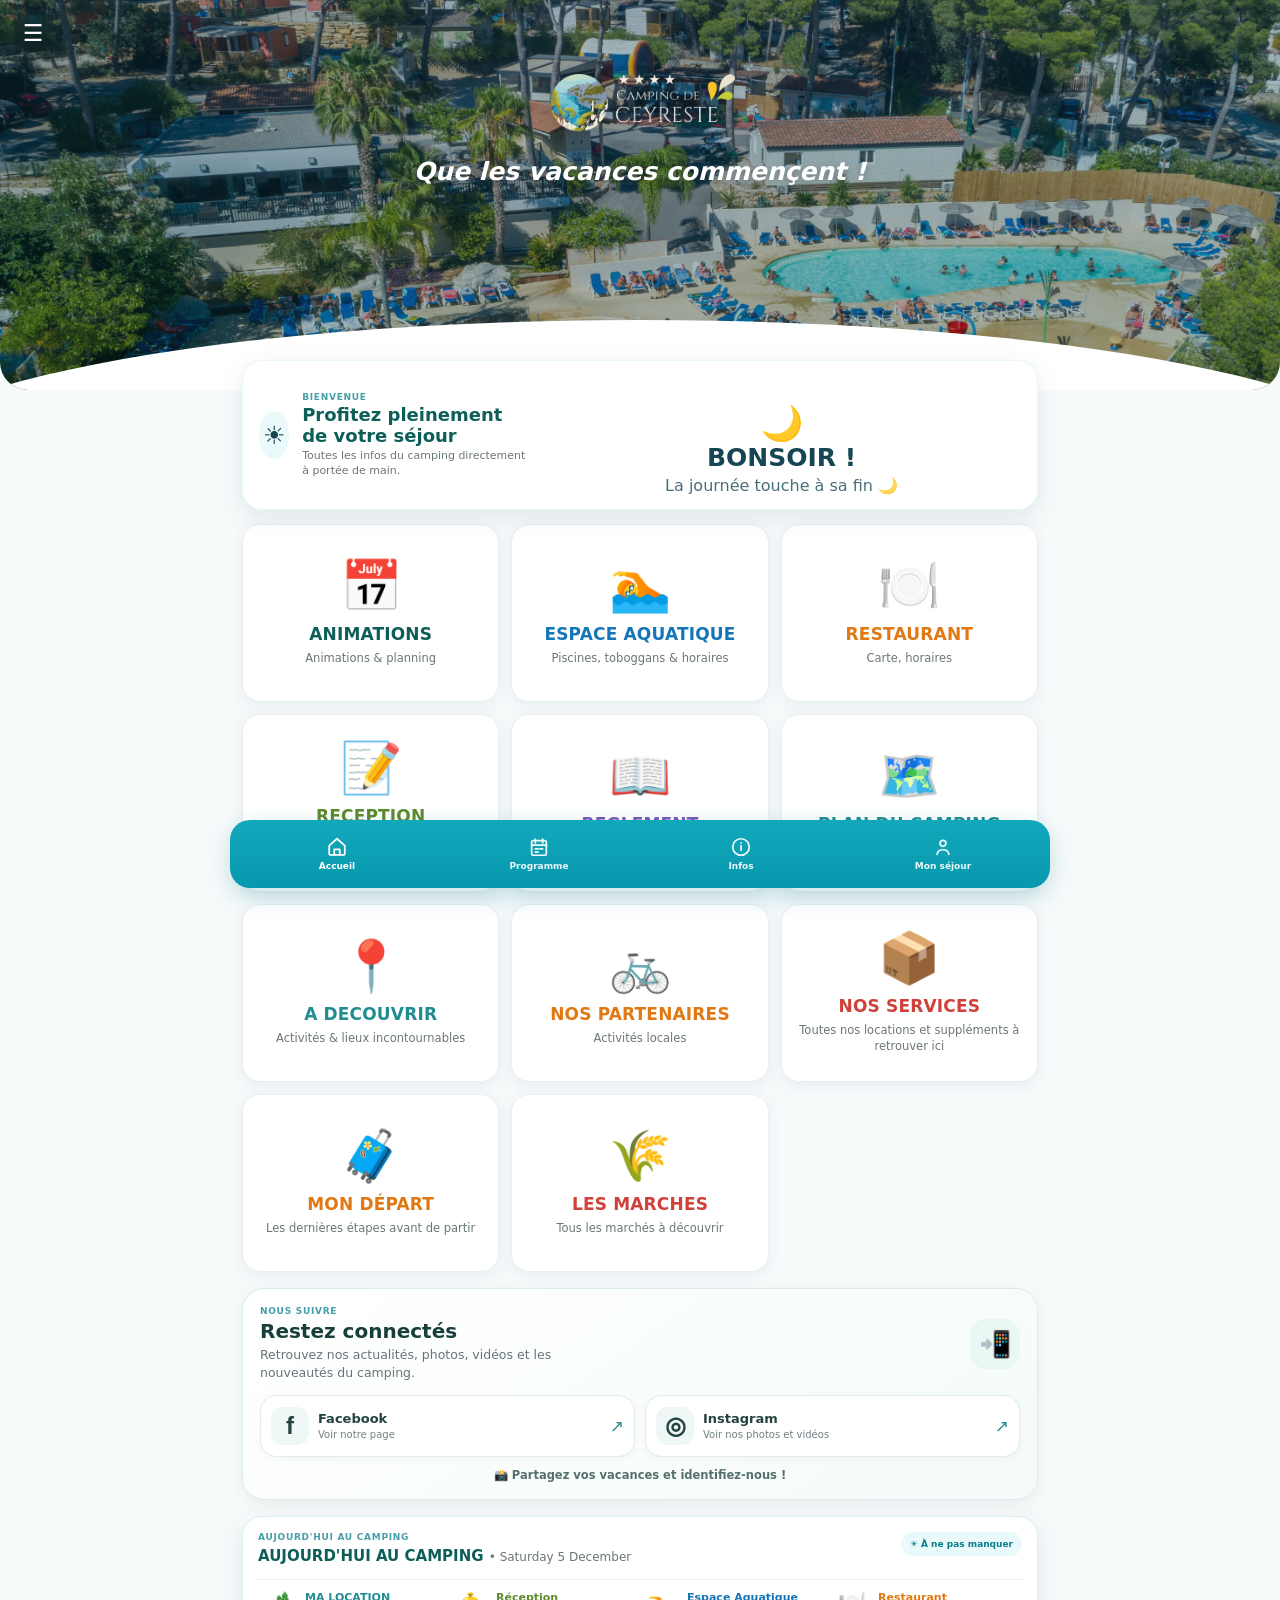
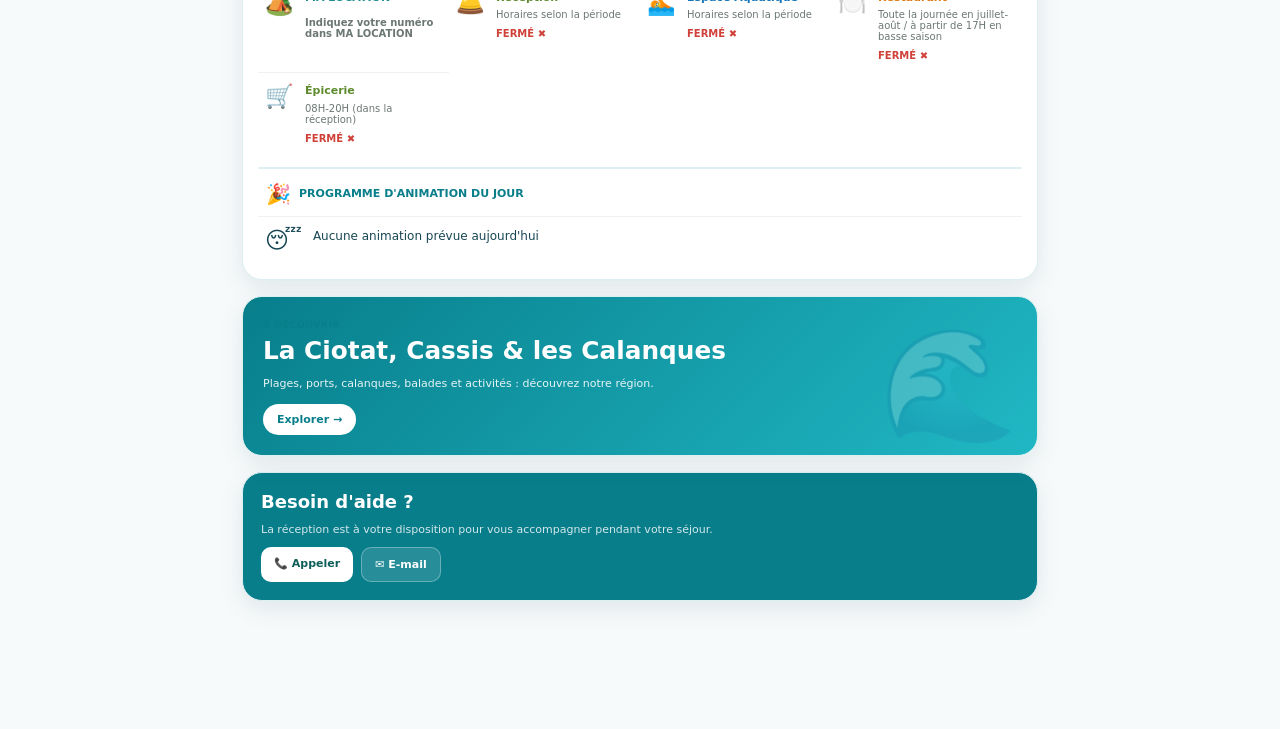
<file: index.html>
<!doctype html>
<html lang="fr">
<head>
  <meta charset="utf-8">
  <meta name="viewport" content="width=device-width, initial-scale=1, viewport-fit=cover">
  <meta name="theme-color" content="#20b8c4">
  <meta name="apple-mobile-web-app-capable" content="yes">
  <meta name="apple-mobile-web-app-status-bar-style" content="default">
  <meta name="apple-mobile-web-app-title" content="Ceyreste">
  <meta name="format-detection" content="telephone=no">
  <meta name="description" content="Application officielle du Camping de Ceyreste">
  <link rel="manifest" href="manifest.webmanifest">
  <link rel="icon" href="icon-192.png">
  <link rel="apple-touch-icon" href="icon-192.png">
  <link rel="stylesheet" href="style.css?v=20260824-16">
  <title>Camping de Ceyreste</title>
</head>
<body>
<div id="app">
  <header class="hero">
    <div class="hero-top">
      <button class="icon-btn" id="menuBtn" aria-label="Menu">☰</button>
      <button class="icon-btn" id="installBtn" hidden aria-label="Installer">＋</button>
      <div id="languageSelector" class="language-selector" aria-label="Choisir la langue"></div>
    </div>
    <div class="brand">
      <img id="campingLogo" class="camping-logo hidden" alt="Logo Camping de Ceyreste">
      <div id="brandFallback">
        <div class="brand-mark">☀</div>
        <div class="brand-name">CAMPING DE<br><strong>Ceyreste</strong></div>
        <div class="stars">★ ★ ★</div>
      </div>
    </div>
    <div class="welcome" id="welcomeText"></div>
  </header>

  <main>
    <section class="welcome-card">
      <div class="mini-sun">☀️</div>
      <div>
        <div class="eyebrow dark">BIENVENUE</div>
        <h1 id="headline"></h1>
        <p id="subheadline"></p>
      </div>
    </section>

    <section class="tiles" id="tiles"></section>

    
    <section class="socials-card" id="socialsCard" aria-label="Réseaux sociaux"></section>

<section class="today-card">
      <div class="today-head">
        <div>
          <div class="eyebrow dark">AUJOURD'HUI AU CAMPING</div>
          <h2 id="todayTitle"></h2>
        </div>
        <span class="pill">☀️ À ne pas manquer</span>
      </div>
      <div class="today-items" id="todayItems"></div>
    </section>

    <section class="region-card">
      <div>
        <div class="eyebrow">À DÉCOUVRIR</div>
        <h2 id="regionTitle"></h2>
        <p id="regionText"></p>
        <button class="light-btn" data-open="region">Explorer →</button>
      </div>
    </section>

    <section class="gallery-card" id="galleryCard" hidden>
      <div class="eyebrow dark">PHOTOS DU CAMPING</div>
      <h2>Découvrez le camping</h2>
      <div id="galleryGrid" class="gallery-grid"></div>
    </section>

    <section class="help-card">
      <h2>Besoin d'aide ?</h2>
      <p id="helpText"></p>
      <div class="actions">
        <a id="callLink" class="action" href="#">📞 Appeler</a>
        <a id="mailLink" class="action secondary" href="#">✉️ E-mail</a>
      </div>
    </section>
  </main>

  <nav class="bottom-nav" aria-label="Navigation principale">
    <button type="button" class="active" data-home aria-label="Accueil">
      <span class="nav-icon" aria-hidden="true"><svg viewBox="0 0 24 24"><path d="M3.5 10.5 12 3l8.5 7.5v9a1 1 0 0 1-1 1H4.5a1 1 0 0 1-1-1z"/><path d="M9 20.5v-6h6v6"/></svg></span>
      <span class="nav-label">Accueil</span>
    </button>
    <button type="button" data-open="planning" aria-label="Programme">
      <span class="nav-icon" aria-hidden="true"><svg viewBox="0 0 24 24"><rect x="4" y="5" width="16" height="16" rx="2"/><path d="M8 3.5v4M16 3.5v4M4 10h16M8 14h3M13 14h3M8 17.5h3"/></svg></span>
      <span class="nav-label">Programme</span>
    </button>
    <button type="button" data-open="notifications" aria-label="Infos">
      <span class="nav-icon" aria-hidden="true"><svg viewBox="0 0 24 24"><circle cx="12" cy="12" r="9"/><path d="M12 10.5v5M12 7.5h.01"/></svg></span>
      <span class="nav-label">Infos</span>
    </button>
    <button type="button" data-open="stay" aria-label="Mon séjour">
      <span class="nav-icon" aria-hidden="true"><svg viewBox="0 0 24 24"><circle cx="12" cy="8" r="3.2"/><path d="M5.5 20c.6-3.2 3-5 6.5-5s5.9 1.8 6.5 5"/></svg></span>
      <span class="nav-label">Mon séjour</span>
    </button>
  </nav>
</div>

<div id="drawer" class="drawer hidden">
  <div class="drawer-panel">
    <button id="closeDrawer" class="close">×</button>
    <div class="drawer-brand">🏕️ <b>Camping de Ceyreste</b></div>
    <div id="drawerLinks"></div>
  </div>
</div>

<div id="modal" class="modal hidden">
  <div class="modal-panel">
    <button id="closeModal" class="close">×</button>
    <div id="modalContent"></div>
  </div>
</div>

<script src="config.js?v=20260824-16"></script>
<script src="app.js?v=20260824-16"></script>
</body>
</html>
</file>
<file: style.css>
:root{
  --green:#16766d;--green-dark:#0d5e58;--lime:#87ad43;--orange:#e88b20;
  --blue:#1475b8;--purple:#7659bd;--teal:#218d92;--red:#d84c42;
  --cream:#f8f5ec;--ink:#173a36;--muted:#6b7773;--line:#e1e6df;--white:#fff;
  --shadow:0 12px 35px rgba(22,61,56,.11)
}
*{box-sizing:border-box}html{scroll-behavior:smooth}
body{margin:0;background:var(--cream);color:var(--ink);font-family:Inter,ui-sans-serif,system-ui,-apple-system,BlinkMacSystemFont,"Segoe UI",sans-serif;padding-bottom:86px}
button,a{font:inherit}
.hero{min-height:390px;background:linear-gradient(180deg,#2d82bd 0%,#7bb8c9 45%,#e9d6a8 100%);position:relative;color:white;overflow:hidden;padding:18px 18px 38px}
.hero:before{content:"";position:absolute;inset:auto -10% -100px;height:220px;background:radial-gradient(ellipse at center,#1e7994 0%,transparent 68%);opacity:.7}
.hero:after{content:"";position:absolute;left:-8%;right:-8%;bottom:-55px;height:160px;background:#39BFC7;border-radius:50% 50% 0 0/100% 100% 0 0;opacity:.75}
.hero-top{display:flex;justify-content:space-between;position:relative;z-index:2}.icon-btn{width:44px;height:44px;border:0;border-radius:14px;background:rgba(255,255,255,.18);color:white;font-size:25px;backdrop-filter:blur(8px)}
.brand{position:relative;z-index:2;text-align:center;margin-top:28px;text-shadow:0 2px 10px rgba(0,0,0,.15)}.brand-mark{font-size:46px;line-height:.8}.brand-name{font-size:17px;line-height:1.05;letter-spacing:.06em}.brand-name strong{font-size:48px;letter-spacing:-.04em;font-style:italic;font-weight:800}.stars{color:#f5c945;font-size:17px;margin-top:4px;letter-spacing:3px}.welcome{position:relative;z-index:2;text-align:center;font-size:27px;font-weight:700;font-style:italic;margin-top:30px}
main{max-width:780px;margin:auto;padding:0 16px}.welcome-card{position:relative;z-index:3;margin:-30px 0 15px;background:white;border-radius:24px;padding:17px 18px;display:flex;gap:13px;align-items:center;box-shadow:var(--shadow)}
.mini-sun{font-size:30px}.eyebrow{font-size:10px;letter-spacing:.16em;font-weight:900;opacity:.75}.eyebrow.dark{color:var(--green-dark)}
.welcome-card h1{font-size:20px;margin:4px 0}.welcome-card p{margin:0;color:var(--muted);font-size:12px}
.tiles{display:grid;grid-template-columns:repeat(2,1fr);gap:12px}.tile{position:relative;overflow:hidden;background:white;border:1px solid var(--line);border-radius:20px;min-height:135px;padding:17px 15px;text-align:left;box-shadow:0 6px 20px rgba(22,61,56,.06);cursor:pointer;transition:.15s}.tile:active{transform:scale(.98)}.tile-icon{font-size:29px;display:block;margin-bottom:10px}.tile strong{display:block;font-size:15px}.tile small{display:block;color:var(--muted);font-size:11px;line-height:1.35;margin-top:5px}.tile-with-image{padding:0;min-height:180px;color:white}.tile-image{position:absolute;inset:0;width:100%;height:100%;object-fit:cover;z-index:0}.tile-with-image:after{content:"";position:absolute;inset:0;background:linear-gradient(180deg,rgba(0,45,65,.12),rgba(0,40,45,.78));z-index:1}.tile-content{position:relative;z-index:2;display:block;padding:17px 15px;margin-top:58px}.tile-with-image strong,.tile-with-image small{color:white}.tile-with-image small{color:rgba(255,255,255,.9)}
.today-card{background:#fffdf6;border:1px solid #e8dcc1;border-radius:22px;margin:16px 0;padding:17px;box-shadow:0 5px 18px rgba(80,60,30,.05)}.today-head{display:flex;justify-content:space-between;gap:10px;align-items:flex-start}.today-head h2{margin:5px 0 0;font-size:17px}.pill{background:#eef5d8;color:#5d7c2e;border-radius:999px;padding:7px 9px;font-size:10px;font-weight:800;white-space:nowrap}
.today-items{display:grid;grid-template-columns:repeat(2,1fr);margin-top:14px}.today-item{display:flex;gap:10px;padding:12px 7px;border-top:1px solid #eadfcb}.today-icon{font-size:24px}.today-item b,.today-item strong,.today-item small{display:block}.today-item b{font-size:12px}.today-item strong{font-size:11px;margin-top:2px}.today-item small{font-size:10px;color:var(--muted);margin-top:2px}
.region-card{min-height:190px;border-radius:23px;margin:16px 0;background:linear-gradient(135deg,#176e78,#1c9bb1);color:white;padding:24px;display:flex;align-items:flex-end;position:relative;overflow:hidden}.region-card:after{content:"🌊";position:absolute;right:20px;bottom:5px;font-size:110px;opacity:.18}.region-card>*{position:relative;z-index:1}.region-card .eyebrow{opacity:.8}.region-card h2{font-size:24px;margin:6px 0}.region-card p{max-width:430px;font-size:13px;line-height:1.5;opacity:.9}.light-btn{border:0;border-radius:999px;padding:10px 15px;background:#8db94b;color:white;font-weight:800}
.help-card{background:var(--green-dark);color:white;border-radius:23px;padding:20px;margin:16px 0}.help-card h2{margin:0 0 5px}.help-card p{opacity:.82;font-size:12px}.actions{display:flex;gap:8px}.action{padding:10px 13px;border-radius:12px;text-decoration:none;background:white;color:var(--green-dark);font-weight:800;font-size:12px}.action.secondary{background:rgba(255,255,255,.12);border:1px solid rgba(255,255,255,.3);color:white}
.bottom-nav{position:fixed;z-index:20;left:0;right:0;bottom:0;height:76px;background:rgba(255,255,255,.96);border-top:1px solid var(--line);display:flex;justify-content:center;backdrop-filter:blur(12px)}.bottom-nav button{border:0;background:none;color:#687572;flex:1;max-width:180px;font-size:10px;font-weight:700}.bottom-nav span{display:block;font-size:21px;margin-bottom:3px}.bottom-nav .active{color:var(--green-dark)}
.hidden{display:none!important}.drawer,.modal{position:fixed;z-index:30;inset:0;background:rgba(10,35,32,.48);padding:18px}.drawer-panel,.modal-panel{background:var(--cream);border-radius:24px;max-width:720px;margin:auto;position:relative;max-height:90vh;overflow:auto}.drawer-panel{padding:62px 16px 20px;max-width:430px;margin-left:auto;height:100%}.modal{display:flex;align-items:center}.modal-panel{padding:24px 18px 28px;width:100%}.close{position:absolute;right:14px;top:13px;width:38px;height:38px;border:0;border-radius:50%;background:white;font-size:25px;color:var(--ink);z-index:2}.drawer-brand{font-size:18px;margin:0 4px 16px}.drawer-link{display:grid;grid-template-columns:38px 1fr;grid-template-rows:auto auto;column-gap:8px;width:100%;border:0;border-bottom:1px solid var(--line);background:none;padding:13px 5px;text-align:left;color:var(--ink)}.drawer-link span{grid-row:span 2;font-size:24px}.drawer-link b{font-size:13px}.drawer-link small{font-size:10px;color:var(--muted);margin-top:3px}.modal-title{font-size:25px;margin:5px 45px 6px 0}.modal-intro{font-size:13px;line-height:1.5;color:var(--muted)}.info-block{background:white;border:1px solid var(--line);border-radius:17px;padding:15px;margin:11px 0}.info-block h3{margin:0 0 6px;font-size:14px}.info-block p{margin:0;color:#4b5d59;font-size:12px;line-height:1.55}
.planning-day{display:grid;grid-template-columns:90px 1fr;gap:12px;padding:13px 0;border-bottom:1px solid var(--line)}.planning-day>b{font-size:13px}.event{background:white;border:1px solid var(--line);border-left:5px solid var(--event-color,#b8c3bf);border-radius:10px;padding:8px;font-size:12px;margin-bottom:5px;color:var(--event-color,#4b5d59)}.event-bold{font-weight:800}.event-italic{font-style:italic}.event-small{font-size:10px}.event-large{font-size:15px}.event-green{--event-color:#5d8b2d}.event-green-dark{--event-color:#0d5e58}.event-blue{--event-color:#1475b8}.event-orange{--event-color:#e07913}.event-red{--event-color:#cf4139}.event-purple{--event-color:#7659bd}.event-pink{--event-color:#d84f91}.event-teal{--event-color:#218d92}.event-yellow{--event-color:#b48a16}.event-gray{--event-color:#6b7773}.event-dark{--event-color:#173a36}.event-white{--event-color:#fff}
.map-placeholder{background:#e6eee7;border:2px dashed #a8b9ae;border-radius:18px;padding:45px 15px;text-align:center;color:#5d706a;margin-top:14px;font-size:30px}.map-placeholder b{display:block;font-size:14px}.map-placeholder small{font-size:11px}.big-link{display:block;background:var(--green);color:white;text-align:center;padding:13px;border-radius:13px;text-decoration:none;font-weight:800;margin-top:13px}

/* ===== TEXTES PERSONNALISABLES DEPUIS config.js ===== */
.styled-text{color:var(--txt-color,var(--ink));background:var(--txt-bg,transparent);display:inline}.txt-green{--txt-color:#5d8b2d}.txt-green-dark{--txt-color:#0d5e58}.txt-blue{--txt-color:#1475b8}.txt-orange{--txt-color:#e07913}.txt-red{--txt-color:#cf4139}.txt-purple{--txt-color:#7659bd}.txt-pink{--txt-color:#d84f91}.txt-teal{--txt-color:#218d92}.txt-yellow{--txt-color:#b48a16}.txt-gray{--txt-color:#6b7773}.txt-dark{--txt-color:#173a36}.txt-white{--txt-color:#fff}.txt-bold{font-weight:800}.txt-italic{font-style:italic}.txt-small{font-size:.78em}.txt-normal{font-size:1em}.txt-large{font-size:1.18em}.txt-xl{font-size:1.45em}.txt-align-left{text-align:left}.txt-align-center{text-align:center}.txt-align-right{text-align:right}.today-date{font-size:.8em;color:var(--muted);font-weight:500}
@media(min-width:680px){.tiles{grid-template-columns:repeat(3,1fr)}.today-items{grid-template-columns:repeat(4,1fr)}.today-item{border-right:1px solid #eadfcb;border-top:0}.today-item:last-child{border-right:0}}


/* ===== PHOTOS / LOGO ===== */
.camping-logo{max-width:190px;max-height:105px;object-fit:contain;display:block;margin:0 auto 8px;filter:drop-shadow(0 2px 8px rgba(0,0,0,.18))}
.hero.has-hero-image{background-image:linear-gradient(180deg,rgba(0,150,180,.25),rgba(40,190,200,.35)),var(--hero-image);background-size:cover;background-position:center;background-repeat:no-repeat}
.region-card.has-region-image{background-image:linear-gradient(135deg,rgba(23,110,120,.72),rgba(28,155,177,.55)),var(--region-image);background-size:cover;background-position:center}
.gallery-card{background:white;border:1px solid var(--line);border-radius:23px;margin:16px 0;padding:18px;box-shadow:0 5px 18px rgba(80,60,30,.05)}
.gallery-card h2{margin:5px 0 14px;font-size:20px}
.gallery-grid{display:grid;grid-template-columns:repeat(2,1fr);gap:10px}
.gallery-item{border:0;padding:0;background:none;border-radius:15px;overflow:hidden;aspect-ratio:4/3;cursor:pointer}
.gallery-item img{width:100%;height:100%;object-fit:cover;display:block;transition:transform .2s}
.gallery-item:active img{transform:scale(.97)}
.photo-viewer{position:fixed;z-index:100;inset:0;background:rgba(0,0,0,.88);display:none;align-items:center;justify-content:center;padding:20px}
.photo-viewer.show{display:flex}
.photo-viewer img{max-width:95vw;max-height:88vh;object-fit:contain;border-radius:10px}
.photo-close{position:absolute;right:16px;top:16px;width:44px;height:44px;border:0;border-radius:50%;background:white;color:#173a36;font-size:30px;line-height:1}
@media(min-width:680px){.gallery-grid{grid-template-columns:repeat(3,1fr)}}

/* ===== PROGRAMME AUTOMATIQUE "AUJOURD'HUI" ===== */
.today-program-item{
  display:flex;
  align-items:flex-start;
  gap:11px;
  padding:12px 8px;
  border-top:1px solid #eadfcb;
}
.today-program-icon{
  font-size:23px;
  line-height:1.1;
  min-width:27px;
}
.today-program-text{
  flex:1;
  font-size:12px;
  line-height:1.45;
}
.today-empty{
  display:flex;
  align-items:center;
  gap:12px;
  padding:18px 8px;
  color:var(--muted);
}
.today-empty>span{font-size:30px}
.today-empty b,.today-empty small{display:block}
.today-empty b{font-size:13px;color:var(--ink)}
.today-empty small{font-size:11px;margin-top:3px;line-height:1.4}

/* ===== V8 : INFOS FIXES + PROGRAMME DU JOUR ===== */
.today-info-item{
  display:flex;
  align-items:flex-start;
  gap:11px;
  padding:12px 8px;
  border-top:1px solid #eadfcb;
}
.today-info-content{flex:1;min-width:0}
.today-info-title{font-size:13px;line-height:1.3}
.today-info-bottom{
  display:flex;
  flex-wrap:wrap;
  gap:8px;
  align-items:center;
  margin-top:4px;
}
.today-info-time{font-size:11px;color:var(--muted)}
.today-info-note{font-size:11px}
.today-program-heading{
  display:flex;
  align-items:center;
  gap:8px;
  margin:12px 0 2px;
  padding:13px 8px 8px;
  border-top:2px solid #eadfcb;
  font-size:12px;
  color:var(--ink);
}
.today-program-heading span{font-size:20px}
.today-program-list{margin-top:0}

/* ===== V9 : animations visibles dans la même carte AUJOURD'HUI ===== */
.today-program-heading{
  grid-column:1 / -1;
  width:100%;
}
.today-program-list{
  grid-column:1 / -1;
  width:100%;
}
@media(max-width:679px){
  .today-items{grid-template-columns:1fr;}
  .today-info-item{border-top:1px solid #eadfcb;}
  .today-program-heading,.today-program-list{grid-column:1;}
}


/* Photos optionnelles sur les cases du menu */
.tile.has-tile-image{
  position:relative;
  overflow:hidden;
  padding:0;
  min-height:170px;
  display:flex;
  flex-direction:column;
  justify-content:flex-end;
}
.tile.has-tile-image .tile-image{
  position:absolute;
  inset:0;
  width:100%;
  height:100%;
  object-fit:cover;
  z-index:0;
}
.tile.has-tile-image::after{
  content:"";
  position:absolute;
  inset:0;
  background:linear-gradient(180deg,rgba(0,0,0,.02),rgba(0,0,0,.62));
  z-index:1;
}
.tile.has-tile-image > *{
  position:relative;
  z-index:2;
}
.tile.has-tile-image .tile-icon,
.tile.has-tile-image strong,
.tile.has-tile-image small{
  color:#fff;
}


/* Photo facultative dans les sections */
.section-image{
  display:block;
  width:100%;
  max-height:260px;
  object-fit:cover;
  border-radius:18px;
  margin:0 0 18px;
  box-shadow:0 10px 25px rgba(0,0,0,.12);
}


/* Bouton carte du restaurant */
.menu-pdf-button{
  display:inline-flex;
  align-items:center;
  justify-content:center;
  gap:8px;
  margin:4px 0 22px;
  padding:12px 18px;
  border-radius:999px;
  background:#39BFC7;
  color:#fff;
  text-decoration:none;
  font-weight:800;
  box-shadow:0 8px 18px rgba(0,0,0,.12);
  transition:transform .15s ease, filter .15s ease;
}
.menu-pdf-button:hover{
  filter:brightness(.95);
  transform:translateY(-1px);
}

/* ===== MA LOCATION ===== */
.mh-personal-card{margin:18px 0;padding:20px;border-radius:22px;background:#FFFDF8;border:1px solid rgba(8,126,139,.14);box-shadow:0 12px 30px rgba(22,70,83,.10)}
.mh-personal-head{display:flex;align-items:center;gap:14px;margin-bottom:18px}
.mh-personal-icon{font-size:34px}.mh-personal-number{font-size:1.35rem;font-weight:800;color:#087E8B}.mh-personal-category{font-weight:700;color:#164653;margin-top:3px}
.mh-personal-image{width:100%;max-height:230px;object-fit:cover;border-radius:17px;margin-bottom:16px}
.mh-personal-grid{display:grid;grid-template-columns:repeat(2,minmax(0,1fr));gap:10px}
.mh-personal-grid>div{padding:12px;border-radius:14px;background:#DDF6F7}
.mh-personal-grid b,.mh-personal-grid span{display:block}.mh-personal-grid span{margin-top:4px;color:#164653}
.mh-personal-info{margin-top:14px;padding:13px;border-radius:14px;background:#F5EBD7;line-height:1.55}
.mh-select-button,.mh-change-button{margin-top:16px;width:100%;border:0;border-radius:14px;padding:13px 16px;font-weight:800;cursor:pointer;background:#20B8C4;color:#fff}
.mh-change-button{background:#087E8B}
@media(max-width:600px){.mh-personal-grid{grid-template-columns:1fr}}

/* ===== MOBILE / PWA ROBUSTESSE ===== */
html,body{min-height:100%;-webkit-text-size-adjust:100%;}
button,a,input{touch-action:manipulation;-webkit-tap-highlight-color:transparent}
body{padding-bottom:calc(86px + env(safe-area-inset-bottom));}
.bottom-nav{padding-bottom:env(safe-area-inset-bottom);height:calc(76px + env(safe-area-inset-bottom));}
.drawer,.modal{padding-top:max(18px,env(safe-area-inset-top));padding-bottom:max(18px,env(safe-area-inset-bottom));}
.modal-panel{max-height:calc(100vh - 36px);max-height:calc(100dvh - 36px);}
.drawer-panel{height:calc(100vh - 36px);height:calc(100dvh - 36px);}
.location-form{margin-top:18px;background:white;border:1px solid var(--line);border-radius:18px;padding:16px}
.location-form label{display:block;font-size:12px;font-weight:800;margin-bottom:8px;color:var(--ink)}
.location-form input{display:block;width:100%;min-height:50px;border:1px solid #cfd9d4;border-radius:13px;padding:12px 14px;font-size:18px;color:var(--ink);background:#fff;outline:none}
.location-form input:focus{border-color:#20B8C4;box-shadow:0 0 0 3px rgba(32,184,196,.14)}
.location-error{margin:10px 0 0;padding:10px 12px;border-radius:11px;background:#fff0ef;color:#a62f29;font-size:12px;font-weight:700}
.mh-personal-category .styled-text{display:inline}
@media(max-width:380px){
  main{padding-left:12px;padding-right:12px}
  .hero{padding-left:14px;padding-right:14px;min-height:350px}
  .brand-name strong{font-size:40px}
  .welcome{font-size:23px}
  .welcome-card{padding:14px}
  .pill{display:none}
  .modal{padding-left:10px;padding-right:10px}
  .modal-panel{border-radius:20px;padding:22px 14px 24px}
}

.dynamic-welcome{margin:12px 0 18px;padding:20px;border-radius:24px;text-align:center;background:linear-gradient(135deg,rgba(255,255,255,.97),rgba(240,248,255,.97));box-shadow:0 8px 24px rgba(0,0,0,.08)}
.dynamic-welcome-icon{font-size:34px}.dynamic-welcome-title{font-size:25px;font-weight:800}.dynamic-welcome-subtitle{margin-top:4px;opacity:.78}
.dynamic-next-animation{margin-top:16px;padding:16px;border-radius:18px;background:rgba(255,255,255,.9)}
.dynamic-next-label{font-size:12px;font-weight:800;letter-spacing:.08em;opacity:.72}.dynamic-next-event{font-size:19px;font-weight:800;margin-top:7px}.dynamic-next-time{font-size:27px;font-weight:900;margin-top:4px}.dynamic-next-countdown{font-size:13px;font-weight:700;margin-top:3px}.dynamic-next-button{margin-top:12px;border:0;border-radius:999px;padding:10px 16px;font-weight:800;cursor:pointer}
@media(max-width:600px){.dynamic-welcome{padding:17px;margin:10px 0 15px;border-radius:20px}.dynamic-welcome-title{font-size:22px}.dynamic-next-event{font-size:17px}.dynamic-next-time{font-size:24px}}

.dynamic-welcome-mount{width:100%;margin-top:14px}.welcome-card .dynamic-welcome{box-shadow:none;margin:0;padding:14px 0 0;background:transparent}

/* ============================================================
   🗺️ PLAN INTERACTIF
   ============================================================ */
.camp-map-tools{display:grid;gap:9px;margin:12px 0}.camp-map-tools input{width:100%;box-sizing:border-box;padding:12px 14px;border:1px solid #d9e1dd;border-radius:14px;font-size:15px;background:#fff}.camp-map-filters{display:flex;gap:7px;flex-wrap:wrap}.camp-map-filter,.camp-map-zoom button{border:1px solid #d8e0dc;background:#fff;color:var(--ink);border-radius:999px;padding:8px 12px;font-weight:800;cursor:pointer}.camp-map-filter.active{background:#087e8b;color:#fff;border-color:#087e8b}.camp-map-zoom{display:flex;justify-content:flex-end;gap:6px}.camp-map-zoom button{min-width:46px;padding:8px 10px}.camp-map-viewport{position:relative;width:100%;height:min(68vh,560px);min-height:320px;overflow:hidden;border-radius:20px;background:#eef2ee;border:1px solid #dbe3df;touch-action:none;cursor:grab}.camp-map-viewport:active{cursor:grabbing}.camp-map-stage{position:absolute;left:0;top:0;width:100%;transform-origin:50% 50%;will-change:transform}.camp-map-stage>img{display:block;width:100%;height:auto;user-select:none;-webkit-user-drag:none}.camp-map-marker{position:absolute;transform:translate(-50%,-50%);border:0;cursor:pointer;z-index:3;background:rgba(255,255,255,.96);box-shadow:0 4px 12px rgba(0,0,0,.18);border-radius:999px;padding:4px 7px;display:flex;align-items:center;gap:4px;white-space:nowrap;font-size:14px}.camp-map-point b{font-size:9px;color:#164653}.camp-map-point{min-width:28px}.camp-map-location{background:#087e8b;color:#fff;border:3px solid #fff;box-shadow:0 0 0 4px rgba(8,126,139,.22),0 5px 14px rgba(0,0,0,.22);padding:5px 8px}.camp-map-location span{font-size:9px;font-weight:900}.camp-map-marker:hover{transform:translate(-50%,-50%) scale(1.06)}.camp-map-marker.map-hidden{display:none}.camp-map-selected{margin-top:12px;padding:13px 14px;border-radius:15px;background:#eef7f4;color:#164653;line-height:1.45;font-size:13px}.camp-map-selected span{opacity:.85}.camp-map-legend{display:flex;justify-content:space-between;gap:10px;margin-top:8px;font-size:10px;color:#6c7774;flex-wrap:wrap}.camp-map-stage{user-select:none}
@media(max-width:600px){.camp-map-viewport{height:62vh;min-height:300px}.camp-map-point b{display:none}.camp-map-marker{font-size:16px;padding:5px}.camp-map-location span{display:none}.camp-map-legend{font-size:9px}}

/* ===== V2 : PLAN — ICONES UNIQUEMENT ===== */
.camp-map-marker{
  width:42px;
  height:42px;
  padding:0 !important;
  display:flex;
  align-items:center;
  justify-content:center;
  border-radius:50%;
  white-space:normal;
  font-size:21px;
}
.camp-map-point b,
.camp-map-location span{display:none !important}
.camp-map-point-title{font-size:15px;font-weight:800;margin-bottom:4px}
.camp-map-point-description{font-size:12px;line-height:1.45;color:#47615d}
.camp-map-selected-active{border:2px solid #2b8c8c;box-shadow:0 4px 14px rgba(0,0,0,.08)}
.info-accordion{display:grid;gap:9px;margin-top:14px}
.info-accordion-item{background:#fff;border:1px solid #eadfcb;border-radius:15px;overflow:hidden;box-shadow:0 2px 8px rgba(0,0,0,.035)}
.info-accordion-item summary{list-style:none;display:flex;align-items:center;justify-content:space-between;gap:12px;padding:15px 14px;cursor:pointer}
.info-accordion-item summary::-webkit-details-marker{display:none}
.info-accordion-item summary>span:first-child{flex:1;min-width:0}
.accordion-chevron{font-size:22px;line-height:1;color:#6d7b78;transition:transform .18s ease}
.info-accordion-item[open] .accordion-chevron{transform:rotate(45deg)}
.info-accordion-content{padding:0 15px 16px;color:var(--ink);font-size:13px;line-height:1.6;border-top:1px solid #f0e8dc}
.info-conclusion{margin-top:16px;padding:16px;border-radius:16px;background:#eef7f4;text-align:center;white-space:normal;line-height:1.5}

/* ===== V3 : clics des marqueurs ===== */
.camp-map-marker{pointer-events:auto !important;position:absolute;z-index:20 !important;touch-action:manipulation}
.camp-map-stage>img{pointer-events:none}
.camp-map-selected-active{animation:campMapPulse .22s ease-out}
@keyframes campMapPulse{from{transform:scale(.985)}to{transform:scale(1)}}

/* ===== V4 : souris + tactile ===== */
.camp-map-marker{
  cursor:pointer !important;
  user-select:none;
  -webkit-user-select:none;
}
.camp-map-stage{
  cursor:grab;
}
.camp-map-marker:active{
  cursor:pointer;
}

/* ===== 🌍 SÉLECTEUR DE LANGUE ===== */
.hero-top{position:relative}
.language-selector{position:absolute;right:52px;top:0;z-index:1000}
.language-current{border:0;background:rgba(255,255,255,.92);border-radius:999px;padding:7px 10px;font-weight:800;font-size:12px;box-shadow:0 3px 12px rgba(0,0,0,.12);cursor:pointer}
.language-menu{position:absolute;right:0;top:42px;min-width:165px;background:#fff;border-radius:14px;padding:6px;box-shadow:0 10px 28px rgba(0,0,0,.18);border:1px solid rgba(0,0,0,.08)}
.language-menu.hidden{display:none}
.language-option{display:flex;align-items:center;gap:9px;width:100%;border:0;background:transparent;border-radius:10px;padding:9px 10px;text-align:left;font-size:13px;cursor:pointer}
.language-option:hover,.language-option:focus{background:#f2f7f6}
@media(max-width:420px){.language-selector{right:48px}.language-current{padding:6px 8px}.language-menu{min-width:155px}}

/* 🌍 Sélecteur de langue */
.hero-top{position:relative}
.language-selector{position:relative;margin-left:auto;z-index:80}
.language-current{display:flex;align-items:center;gap:6px;border:1px solid rgba(255,255,255,.45);background:rgba(255,255,255,.18);color:#fff;border-radius:999px;padding:8px 11px;font-weight:800;cursor:pointer;backdrop-filter:blur(8px)}
.language-current span:first-child{font-size:18px}.language-chevron{font-size:11px;opacity:.85}
.language-menu{position:absolute;right:0;top:calc(100% + 8px);width:190px;background:#fff;border-radius:16px;padding:7px;box-shadow:0 12px 30px rgba(0,0,0,.18);border:1px solid #eadfcb}
.language-menu.hidden{display:none}
.language-option{width:100%;display:flex;align-items:center;gap:10px;border:0;background:transparent;padding:10px 9px;border-radius:11px;cursor:pointer;text-align:left;font:inherit;color:#29403c}
.language-option:hover,.language-option.active{background:#eef7f4}
.language-flag{font-size:20px;width:27px}.language-name{flex:1;font-weight:700}.language-code{font-size:11px;color:#7b8b87;font-weight:800}

/* ============================================================
   V7 — THÈME CÔTE D'AZUR / MODÈLE FOURNI PAR LE CLIENT
   ============================================================ */
:root{
  --azur:#0a9fb6;
  --azur-2:#20b8c4;
  --azur-dark:#087e8b;
  --azur-soft:#eaf9fa;
  --azur-line:#dceff1;
  --azur-ink:#164653;
  --azur-muted:#66767b;
  --sand:#f7e5c8;
  --orange-caz:#f39a2d;
  --green-open:#149447;
  --red-closed:#e13a32;
  --shadow-caz:0 8px 24px rgba(16,76,91,.10);
}

html,body{background:#f7fafb;color:var(--azur-ink);font-family:"Poppins","Montserrat",Inter,ui-sans-serif,system-ui,-apple-system,BlinkMacSystemFont,"Segoe UI",sans-serif}
body{padding-bottom:94px}

/* ---------- ACCUEIL / HERO ---------- */
.hero{
  min-height:310px;
  padding:14px 14px 52px;
  background:linear-gradient(180deg,#078eab 0%,#11a9bb 52%,#56c2ca 100%);
  border-radius:0 0 28px 28px;
}
.hero:before{display:none}
.hero:after{content:"";position:absolute;left:-10%;right:-10%;bottom:-80px;height:150px;background:#fff;border-radius:50% 50% 0 0/100% 100% 0 0;opacity:1}
.hero.has-hero-image{background-position:center;background-size:cover;background-repeat:no-repeat}
.hero-top{align-items:center}
.icon-btn{width:38px;height:38px;border-radius:11px;background:rgba(0,0,0,.08);font-size:23px;box-shadow:none}
#languageSelector{position:absolute;right:50px;top:2px;z-index:5}
.language-current{height:36px;padding:0 9px;border:1px solid rgba(255,255,255,.35);border-radius:11px;background:rgba(255,255,255,.16);color:#fff;display:flex;align-items:center;gap:5px;font-size:11px;font-weight:900;backdrop-filter:blur(8px)}
.language-menu{position:absolute;right:0;top:42px;width:185px;background:#fff;border-radius:15px;padding:6px;box-shadow:0 14px 35px rgba(0,0,0,.18);border:1px solid #e5eef0;z-index:100}
.language-option{width:100%;display:grid;grid-template-columns:28px 1fr auto;align-items:center;gap:8px;border:0;background:transparent;padding:9px 8px;border-radius:10px;text-align:left;color:var(--azur-ink);font-size:12px}
.language-option:hover,.language-option.active{background:var(--azur-soft)}
.language-flag{font-size:20px}.language-name{font-weight:800}.language-code{font-size:9px;opacity:.55;font-weight:900}
.brand{margin-top:22px;text-shadow:0 2px 8px rgba(0,50,60,.16)}
.brand-mark{font-size:0}
.brand-mark:after{content:"🏕️";font-size:42px}
.brand-name{font-size:14px;letter-spacing:.06em}.brand-name strong{font-size:34px;letter-spacing:-.03em}
.stars{font-size:11px;margin-top:1px;letter-spacing:3px}
.welcome{font-size:25px;margin-top:25px;text-shadow:0 2px 7px rgba(0,0,0,.22)}

/* ---------- CONTENU ---------- */
main{max-width:760px;padding:0 12px}
.welcome-card{margin:-30px 0 14px;border-radius:20px;padding:14px 16px;box-shadow:var(--shadow-caz);border:1px solid rgba(10,159,182,.08)}
.mini-sun{width:48px;height:48px;border-radius:50%;background:var(--azur-soft);display:flex;align-items:center;justify-content:center;font-size:25px}
.eyebrow{color:var(--azur-dark);font-size:9px;letter-spacing:.08em}.eyebrow.dark{color:var(--azur-dark)}
.welcome-card h1{font-size:18px;color:var(--azur-dark);margin:2px 0 3px}.welcome-card p{font-size:11px;line-height:1.35}

/* ---------- MENU EN 3 COLONNES COMME LE MODÈLE ---------- */
.tiles{grid-template-columns:repeat(3,1fr);gap:8px}
.tile{min-height:126px;border-radius:15px;padding:12px 8px;text-align:center;box-shadow:0 4px 15px rgba(16,76,91,.07);border:1px solid #e7eff0;background:#fff;display:flex;flex-direction:column;align-items:center;justify-content:center}
.tile:active{transform:scale(.97)}
.tile-icon{font-size:27px;margin:0 0 8px;line-height:1}
.tile strong{font-size:10px;line-height:1.2;color:var(--azur-dark);letter-spacing:.01em}
.tile small{font-size:8.5px;line-height:1.35;margin-top:5px;color:#6c777b}
.tile.has-tile-image{min-height:126px}
.tile.has-tile-image .tile-content{margin-top:0;padding:12px 8px}

/* ---------- CARTES INFOS ---------- */
.today-card,.region-card,.help-card{border-radius:20px;box-shadow:var(--shadow-caz);border:1px solid var(--azur-line)}
.today-card{background:#fff;margin-top:14px;padding:15px}
.today-head h2{font-size:15px;color:var(--azur-dark)}
.pill{background:var(--azur-soft);color:var(--azur-dark);font-size:9px}
.today-info-item,.today-program-item{padding:11px 7px;border-top:1px solid #edf1f2}
.today-info-title{font-size:11px}.today-info-time,.today-info-note{font-size:10px}
.today-program-heading{font-size:11px;color:var(--azur-dark);border-top:2px solid var(--azur-line)}
.region-card{min-height:160px;background:linear-gradient(135deg,#087e8b,#20b8c4);padding:20px}
.region-card h2{font-size:21px}.region-card p{font-size:11px}.light-btn{background:#fff;color:var(--azur-dark);padding:9px 14px;font-size:11px}
.help-card{background:var(--azur-dark);padding:18px}.help-card h2{font-size:18px}.help-card p{font-size:11px}
.action{font-size:11px;border-radius:10px}

/* ---------- BARRE DU BAS : COMME LE MODÈLE ---------- */
.bottom-nav{height:70px;background:linear-gradient(180deg,#12a8bb,#0793aa);border:0;border-radius:19px 19px 0 0;left:8px;right:8px;bottom:0;box-shadow:0 -5px 18px rgba(7,126,139,.16);backdrop-filter:none;padding-bottom:env(safe-area-inset-bottom)}
.bottom-nav button{color:rgba(255,255,255,.92);font-size:9px;max-width:140px}.bottom-nav span{font-size:21px;margin-bottom:2px}.bottom-nav .active{color:#fff}

/* ---------- DRAWER ---------- */
.drawer{background:rgba(6,52,61,.45);backdrop-filter:blur(3px)}
.drawer-panel{background:#f7fafb;border-radius:22px 0 0 22px}.drawer-brand{color:var(--azur-dark)}
.drawer-link{border-bottom:1px solid #e5eef0!important}.drawer-link:hover{background:var(--azur-soft)}

/* ---------- FENÊTRES / PAGES ---------- */
.modal{background:rgba(4,53,63,.48);padding:0}
.modal-panel{max-width:760px;max-height:94vh;border-radius:22px 22px 0 0;background:#f7fafb;padding:0 16px 28px;overflow:auto}
.modal-panel:before{content:"";display:block;height:58px;margin:0 -16px 16px;background:linear-gradient(180deg,#0a9fb6,#11aabd);border-radius:22px 22px 0 0}
.modal-panel .close{top:10px;right:12px;background:rgba(255,255,255,.18);color:#fff;font-size:25px}
.modal-title{font-size:18px;color:var(--azur-dark);font-weight:900;margin-top:0}
.modal-intro{font-size:11px;color:#66767b;line-height:1.5}
.info-block{background:#fff;border:1px solid #e4eef0;border-radius:15px;padding:13px;margin:9px 0;box-shadow:0 3px 10px rgba(16,76,91,.05)}
.info-block h3{font-size:12px;color:var(--azur-dark);margin:0 0 5px}.info-block p{font-size:11px;line-height:1.5;margin:0}

/* ---------- PLAN ---------- */
.camp-map-viewport{border-radius:16px;border:1px solid #d8ebee;background:#eef8f9}
.camp-map-filter.active{background:var(--azur-dark);border-color:var(--azur-dark)}
.camp-map-selected{background:var(--azur-soft);border:1px solid var(--azur-line);font-size:11px}
.camp-map-point-title{color:var(--azur-dark);font-size:13px}

/* ---------- OUVERT / FERMÉ ---------- */
.open-status,.status-open{color:var(--green-open)}

@media(max-width:420px){
  .hero{min-height:300px}
  .brand-name strong{font-size:31px}
  .welcome{font-size:23px}
  .tiles{grid-template-columns:repeat(3,1fr);gap:7px}
  .tile{min-height:119px;padding:10px 5px}
  .tile-icon{font-size:24px;margin-bottom:7px}
  .tile strong{font-size:9px}.tile small{font-size:7.5px}
  .welcome-card{padding:12px}.mini-sun{width:44px;height:44px}
  .bottom-nav{left:6px;right:6px}
}

@media(min-width:700px){
  body{padding-bottom:100px}
  .hero{min-height:390px}
  main{max-width:820px}
  .tiles{gap:12px}
  .tile{min-height:145px}
  .tile strong{font-size:12px}.tile small{font-size:10px}.tile-icon{font-size:31px}
  .bottom-nav{left:50%;right:auto;transform:translateX(-50%);width:min(820px,calc(100% - 16px));border-radius:19px 19px 0 0}
}


/* =========================================================
   V8 — BARRE DE NAVIGATION TYPE APPLICATION MOBILE
   Même barre sur ACCUEIL / PROGRAMME / INFOS / MON SÉJOUR
   ========================================================= */
body{padding-bottom:112px}
.bottom-nav{
  position:fixed !important;
  z-index:100 !important;
  left:50% !important;
  right:auto !important;
  bottom:10px !important;
  transform:translateX(-50%) !important;
  width:min(820px,calc(100% - 20px)) !important;
  height:68px !important;
  padding:0 6px env(safe-area-inset-bottom) !important;
  box-sizing:border-box;
  display:grid !important;
  grid-template-columns:repeat(4,1fr);
  align-items:stretch;
  background:linear-gradient(180deg,#12a8bb 0%,#0798ad 100%) !important;
  border:0 !important;
  border-radius:20px !important;
  box-shadow:0 8px 24px rgba(7,126,139,.22) !important;
  backdrop-filter:none !important;
}
.bottom-nav button{
  max-width:none !important;
  width:100%;
  height:100%;
  min-width:0;
  border:0;
  background:transparent !important;
  color:rgba(255,255,255,.92) !important;
  display:flex;
  flex-direction:column;
  align-items:center;
  justify-content:center;
  gap:3px;
  padding:5px 2px 4px;
  font-family:inherit;
  font-size:9px !important;
  font-weight:700;
  cursor:pointer;
  -webkit-tap-highlight-color:transparent;
}
.bottom-nav button.active{color:#fff !important}
.bottom-nav button:active{transform:scale(.96)}
.bottom-nav .nav-icon{
  display:flex !important;
  width:24px;
  height:24px;
  margin:0 !important;
  align-items:center;
  justify-content:center;
}
.bottom-nav .nav-icon svg{
  width:22px;
  height:22px;
  fill:none;
  stroke:currentColor;
  stroke-width:1.9;
  stroke-linecap:round;
  stroke-linejoin:round;
}
.bottom-nav .nav-label{
  display:block;
  font-size:9px;
  line-height:1.1;
  white-space:nowrap;
}
/* Sur les pages internes, la barre reste visible comme sur la maquette. */
.modal{padding-bottom:100px !important}
.modal-panel{
  padding-bottom:112px !important;
}
.drawer{padding-bottom:100px}
@media(max-width:420px){
  body{padding-bottom:108px}
  .bottom-nav{bottom:9px !important;width:calc(100% - 16px) !important;height:67px !important;border-radius:19px !important}
  .bottom-nav .nav-icon{width:23px;height:23px}
  .bottom-nav .nav-icon svg{width:21px;height:21px}
  .bottom-nav .nav-label{font-size:8.5px}
}
@media(min-width:700px){
  .bottom-nav{width:min(820px,calc(100% - 24px)) !important;bottom:12px !important}
}

/* ===== V9 — MENU : ICONES ET TITRES PLUS GRANDS ===== */
.tiles .tile{
  min-height: 166px;
  padding: 18px 12px 16px;
  border-radius: 18px;
}
.tiles .tile-icon{
  font-size: 46px !important;
  line-height: 1;
  margin: 0 0 13px !important;
  display: block;
}
.tiles .tile strong{
  font-size: 16px !important;
  line-height: 1.18;
  font-weight: 900;
  letter-spacing: .01em;
}
.tiles .tile small{
  font-size: 11.5px !important;
  line-height: 1.38;
  margin-top: 7px;
}

/* Les cartes avec photo gardent leur composition */
.tiles .tile-with-image .tile-icon{font-size: 38px !important}

@media (max-width: 679px){
  .tiles{gap: 10px}
  .tiles .tile{min-height: 154px;padding: 16px 9px 14px}
  .tiles .tile-icon{font-size: 40px !important;margin-bottom: 11px !important}
  .tiles .tile strong{font-size: 14px !important}
  .tiles .tile small{font-size: 10.5px !important}
}

@media (min-width: 680px){
  .tiles .tile{min-height: 178px}
  .tiles .tile-icon{font-size: 50px !important}
  .tiles .tile strong{font-size: 17px !important}
}

/* ===== V10 : statut OUVERT / FERME ===== */
.opening-status-card{
  margin:16px 0 18px;
  padding:17px 16px;
  border-radius:18px;
  text-align:center;
  border:1px solid rgba(0,0,0,.06);
  background:linear-gradient(180deg,#f5fbfa 0%,#eef8f6 100%);
}
.opening-status-card.is-closed{background:linear-gradient(180deg,#fff7f5 0%,#fff0ed 100%)}
.opening-status-label{font-size:12px;font-weight:800;letter-spacing:.03em;color:#5f7773;margin-bottom:4px}
.opening-status-main{font-size:21px;font-weight:900;line-height:1.2;color:#118a3b}
.opening-status-card.is-closed .opening-status-main{color:#dc3d32}
.opening-status-main span{font-size:22px;margin-left:3px}
.opening-status-hours{margin-top:6px;font-size:14px;font-weight:700;color:#263b42}
.opening-next{margin-top:8px;font-size:12px;color:#6d625f}
.opening-next strong{color:#dc3d32}

/* V11 — programme par jour/date */
.programme-page{margin-top:12px}
.programme-day-scroller{display:flex;gap:8px;overflow-x:auto;padding:4px 2px 10px;scrollbar-width:none;-webkit-overflow-scrolling:touch}
.programme-day-scroller::-webkit-scrollbar{display:none}
.programme-day{flex:0 0 72px;border:1px solid #d9e8e5;background:#fff;border-radius:16px;padding:9px 6px 10px;display:flex;flex-direction:column;align-items:center;gap:2px;color:#45615d;cursor:pointer;box-shadow:0 2px 8px rgba(0,0,0,.04)}
.programme-day.active{background:#2b8c8c;color:#fff;border-color:#2b8c8c;box-shadow:0 6px 14px rgba(43,140,140,.22)}
.programme-day-name{font-size:10px;font-weight:800;letter-spacing:.4px}.programme-day strong{font-size:24px;line-height:1.05}.programme-day-month{font-size:9px;font-weight:700;opacity:.9}
.programme-selected-heading{padding:14px 3px 10px}.programme-selected-kicker{font-size:10px;font-weight:900;letter-spacing:1.1px;color:#2b8c8c}.programme-selected-heading h3{margin:3px 0 0;font-size:20px;color:#193d3a}
.programme-events-list{display:grid;gap:9px}.programme-event-card{display:flex;align-items:center;gap:12px;background:#fff;border:1px solid #e3ece9;border-radius:16px;padding:12px 13px;box-shadow:0 3px 10px rgba(0,0,0,.045)}
.programme-event-icon{width:46px;height:46px;flex:0 0 46px;border-radius:14px;background:#eef7f5;display:flex;align-items:center;justify-content:center;font-size:24px}.programme-event-body{min-width:0}.programme-event-text{font-size:14px;font-weight:750;line-height:1.35;color:#24443f}
.programme-empty{padding:24px 16px;border-radius:17px;background:#f5f8f7;border:1px dashed #cbdcd8;display:flex;flex-direction:column;align-items:center;text-align:center;gap:5px;color:#55706b}.programme-empty div{font-size:32px}.programme-empty strong{font-size:15px;color:#294a45}.programme-empty span{font-size:12px}
@media(max-width:520px){.programme-day{flex-basis:68px}.programme-selected-heading h3{font-size:18px}.programme-event-text{font-size:13px}}

/* ===== V14 : mini-blocs homogènes dans les onglets ===== */
.mini-info-list{display:flex;flex-direction:column;gap:0;margin-top:10px}
.mini-info-block{
  display:flex;align-items:center;gap:12px;
  width:100%;box-sizing:border-box;
  background:#fff;border:1px solid #e2ecea;border-radius:16px;
  padding:12px 14px;margin:7px 0;
  box-shadow:0 3px 10px rgba(0,0,0,.045);
}
.mini-info-icon{
  width:46px;height:46px;min-width:46px;
  border-radius:14px;background:#eef7f5;
  display:flex;align-items:center;justify-content:center;
  font-size:25px;line-height:1;
}
.mini-info-content{min-width:0;flex:1}
.mini-info-title{
  color:#0b7f8f;font-size:15px;font-weight:800;
  line-height:1.2;margin-bottom:3px;
}
.mini-info-text{color:#5d6d70;font-size:13px;line-height:1.45}
.mini-info-text .styled-text{display:inline}
@media(max-width:520px){
  .mini-info-block{padding:11px 12px;gap:10px;border-radius:15px}
  .mini-info-icon{width:43px;height:43px;min-width:43px;font-size:23px;border-radius:13px}
  .mini-info-title{font-size:14px}
  .mini-info-text{font-size:12.5px}
}

/* ===== V15 : réseaux sociaux ===== */
.socials-card{
  margin:16px 0;
  padding:17px;
  border-radius:22px;
  background:linear-gradient(145deg,#ffffff,#f4fbfa);
  border:1px solid #dcecea;
  box-shadow:0 5px 16px rgba(0,0,0,.055);
}
.socials-head{display:flex;align-items:center;justify-content:space-between;gap:12px}
.socials-head h2{margin:3px 0 3px;font-size:20px;color:#173e3a}
.socials-head p{margin:0;color:#657579;font-size:12.5px;line-height:1.4;max-width:310px}
.socials-main-icon{
  width:50px;height:50px;min-width:50px;border-radius:16px;
  background:#e9f7f5;display:flex;align-items:center;justify-content:center;font-size:26px;
}
.socials-buttons{display:grid;grid-template-columns:1fr 1fr;gap:10px;margin-top:14px}
.social-button{
  display:flex;align-items:center;gap:9px;min-width:0;
  padding:11px 10px;border-radius:16px;text-decoration:none;
  background:#fff;border:1px solid #e2ecea;color:#24443f;
  box-shadow:0 2px 8px rgba(0,0,0,.035);
}
.social-button .social-icon{
  width:38px;height:38px;min-width:38px;border-radius:12px;
  display:flex;align-items:center;justify-content:center;
  background:#eef7f5;font-size:24px;font-weight:900;
}
.social-button.facebook .social-icon{font-family:Arial,sans-serif}
.social-button.instagram .social-icon{font-family:Arial,sans-serif}
.social-button span:nth-child(2){display:flex;flex-direction:column;min-width:0}
.social-button strong{font-size:13px;line-height:1.15}
.social-button small{font-size:10px;color:#708083;margin-top:2px;white-space:nowrap;overflow:hidden;text-overflow:ellipsis}
.social-arrow{margin-left:auto;font-size:17px;color:#2b8c8c}
.socials-footer{
  margin-top:11px;text-align:center;font-size:11.5px;font-weight:700;color:#55706b;
}
@media(max-width:420px){
  .socials-buttons{grid-template-columns:1fr}
}
</file>
